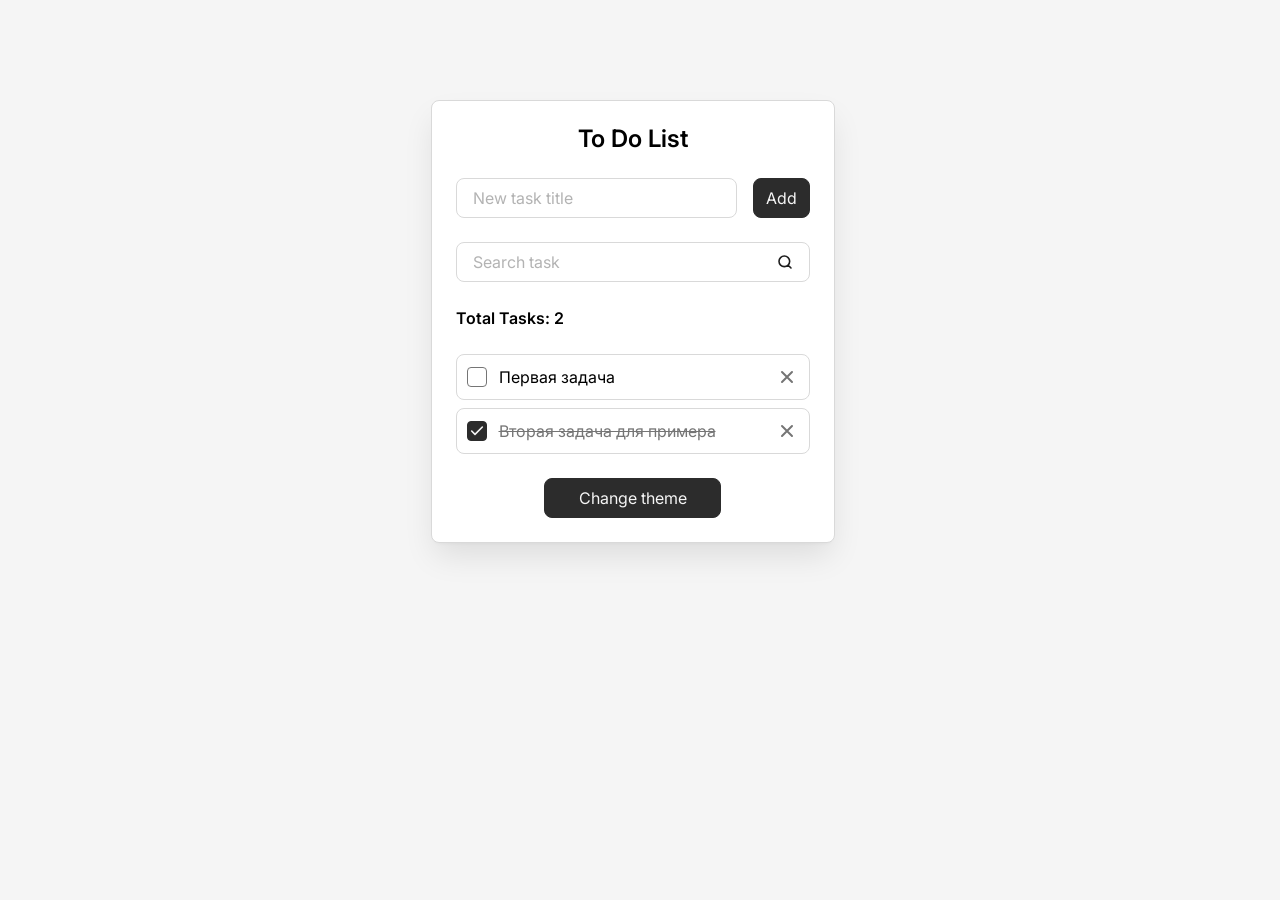
<file: index.html>
<!doctype html>
<html lang="ru">
<head>
  <meta charset="UTF-8">
  <meta name="viewport" content="width=device-width">
  <title>To Do List</title>
  <link rel="stylesheet" href="./src/styles/style.css">
  <script src="script.js" type="module"></script>
</head>
<body>
  <!-- <header>
    <h2 class="title">Todo List JavaScript</h2>
    <a href="#" class="btn_change_theme" id="button_change_theme">Сменить тему</a>
  </header>
  <main>
    <div class="container">
      <ul class="todo__list">
      </ul>

      <form class="addtodo__item">
        <input type="text" class="todo-item__addText" placeholder="Напиши задачу">
        <button class="todo-item__add" type="submit" >Добавить задачу</button>
      </form>
    </div> 
  </main> -->

  <div class="todo">
    <h1 class="todo__title">To Do List</h1>
    <form class="todo__form todo__add-form">
      <div class="todo__field field">
        <label 
          for="new-task" 
          class="field__label"
        >
          New task title
        </label>
        <input 
          class="field__input" 
          id="new-task" 
          placeholder=" " 
          autocomplete="off"
          />
      </div>
      <button class="button todo-item__add-button" id="todo-item__add-button" type="submit">Add</button>
    </form>
    <form class="todo__form">
      <div class="todo__field field">
        <label 
          for="search-task" 
          class="field__label"
        >
          Search task
        </label>
        <input 
          type="search"  
          class="field__input" 
          id="search-task" 
          placeholder=" " 
          autocomplete="off"
          />
      </div>
    </form>
    <div class="todo__info">
      <div class="todo__total-tasks">
        Total Tasks: <span>0</span>
      </div>
      <button 
        class="todo__delete-all-button" 
        type="button"
      >
        Delete All
      </button>
    </div>
    <ul class="todo__list">
      <li class="todo__item todo-item">
        <input 
          type="checkbox" 
          class="todo-item__checkbox" 
          id="todo-1"
        />
        <label for="todo-1" class="todo-item__label">
          Todo 1
        </label>
        <button 
          class="todo-item__delete-button" 
          type="button"
          aria-label="Delete"
          title="Delete"
        >
        <svg width="20" height="20" viewBox="0 0 20 20" fill="none" xmlns="http://www.w3.org/2000/svg">
          <path d="M15 5L5 15M5 5L15 15" stroke="#757575" stroke-width="2" stroke-linecap="round" stroke-linejoin="round"/>
        </svg>
        </button>
      </li>
    </ul>
    <div class="todo__empty-message"></div>
    <button class=" button btn_change_theme" id="button_change_theme">Change theme</button>
  </div>





</body>
</html>
</file>
<file: src/styles/style.css>
@import 'normalize.css';
@import 'fonts.css';
@import 'variables.css';
@import 'globals.css';

@import 'components/button.css';
@import 'components/field.css';
@import 'components/todo.css';
@import 'components/todo-item.css';
@import 'components/changeTheme-button.css';
</file>
